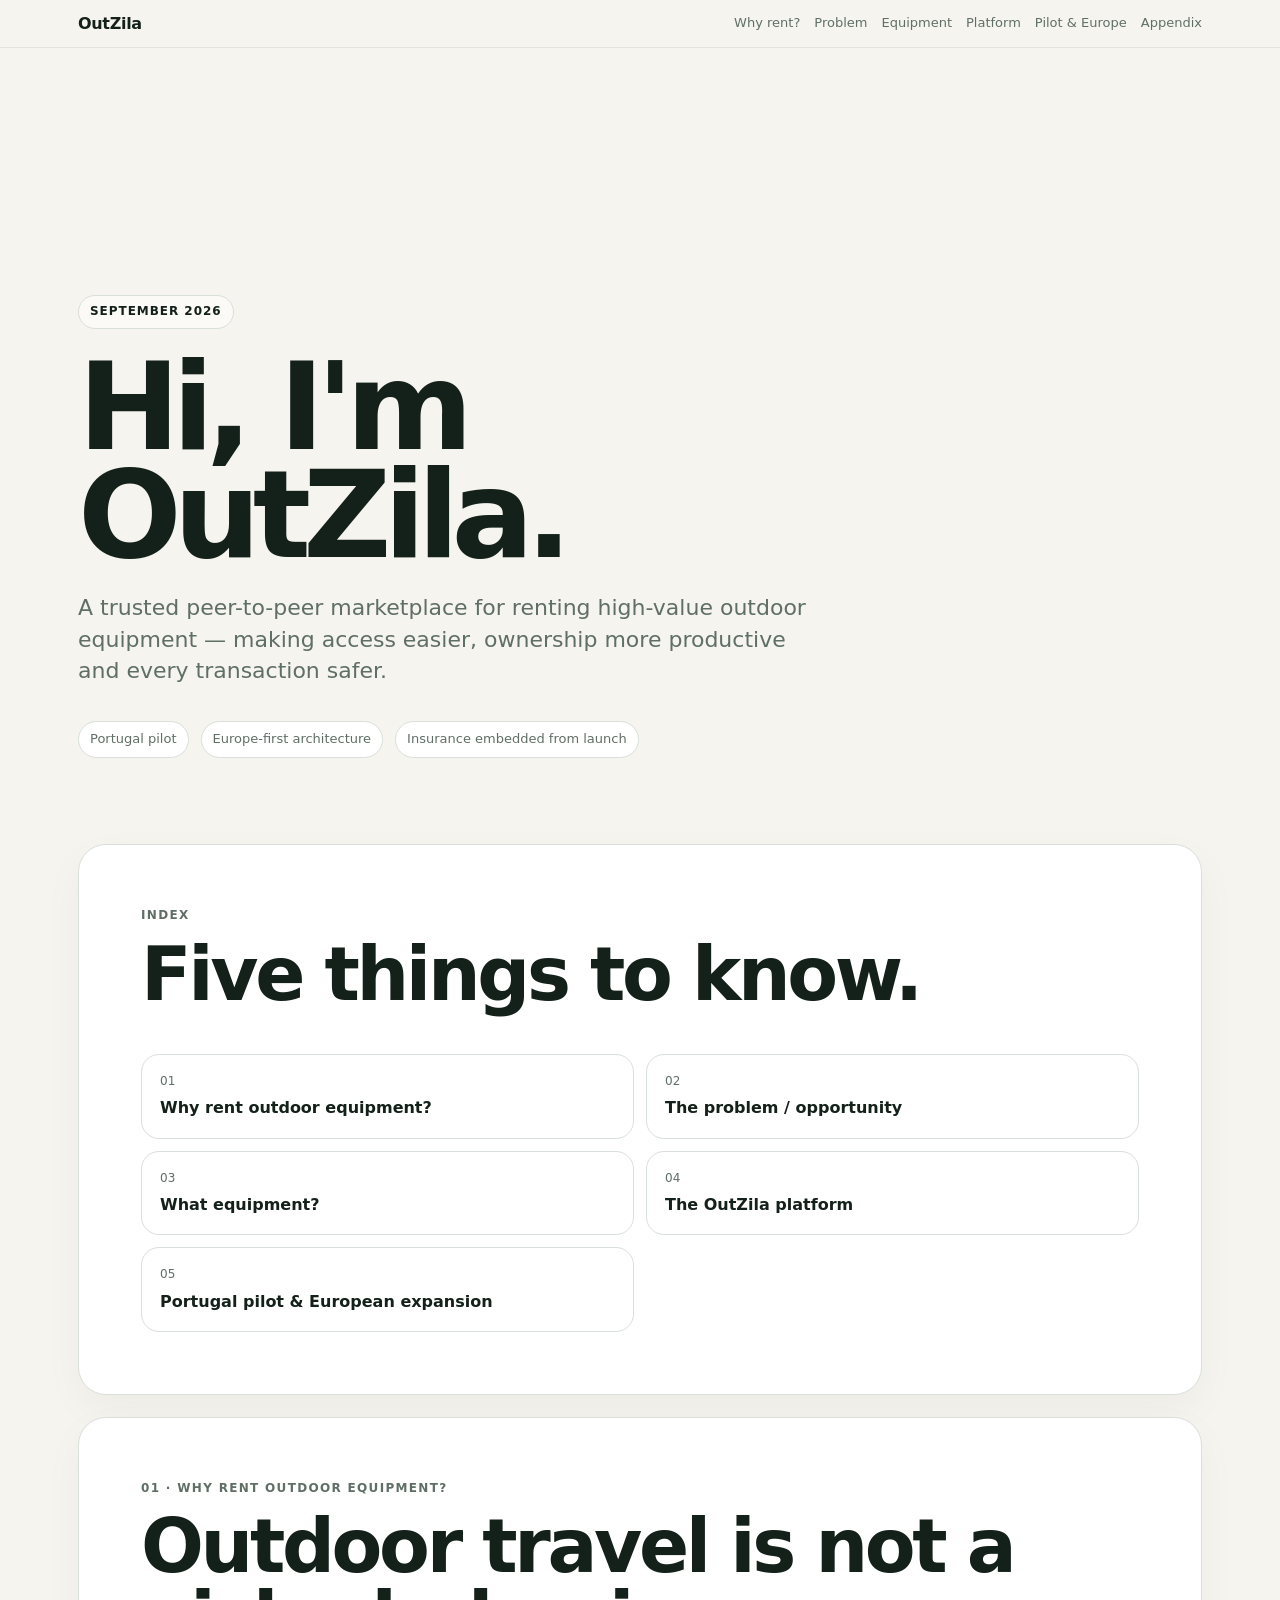
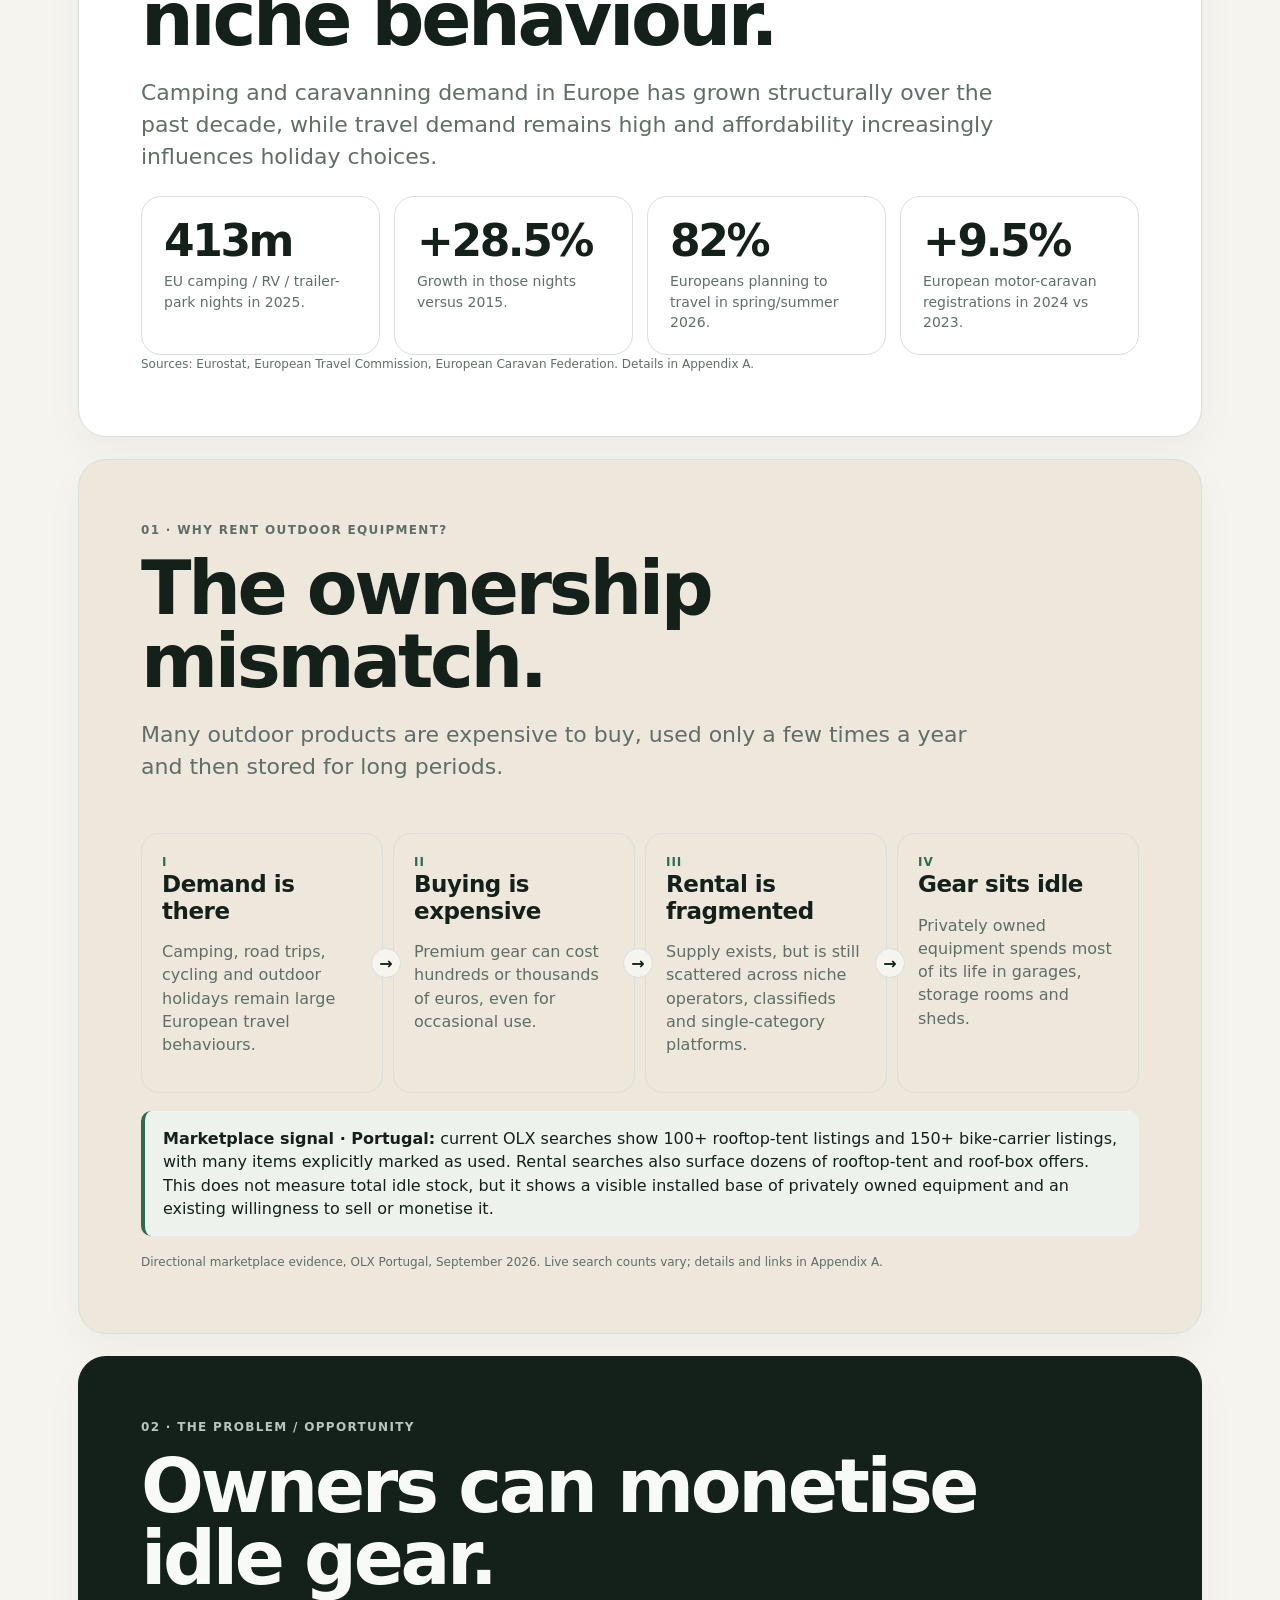
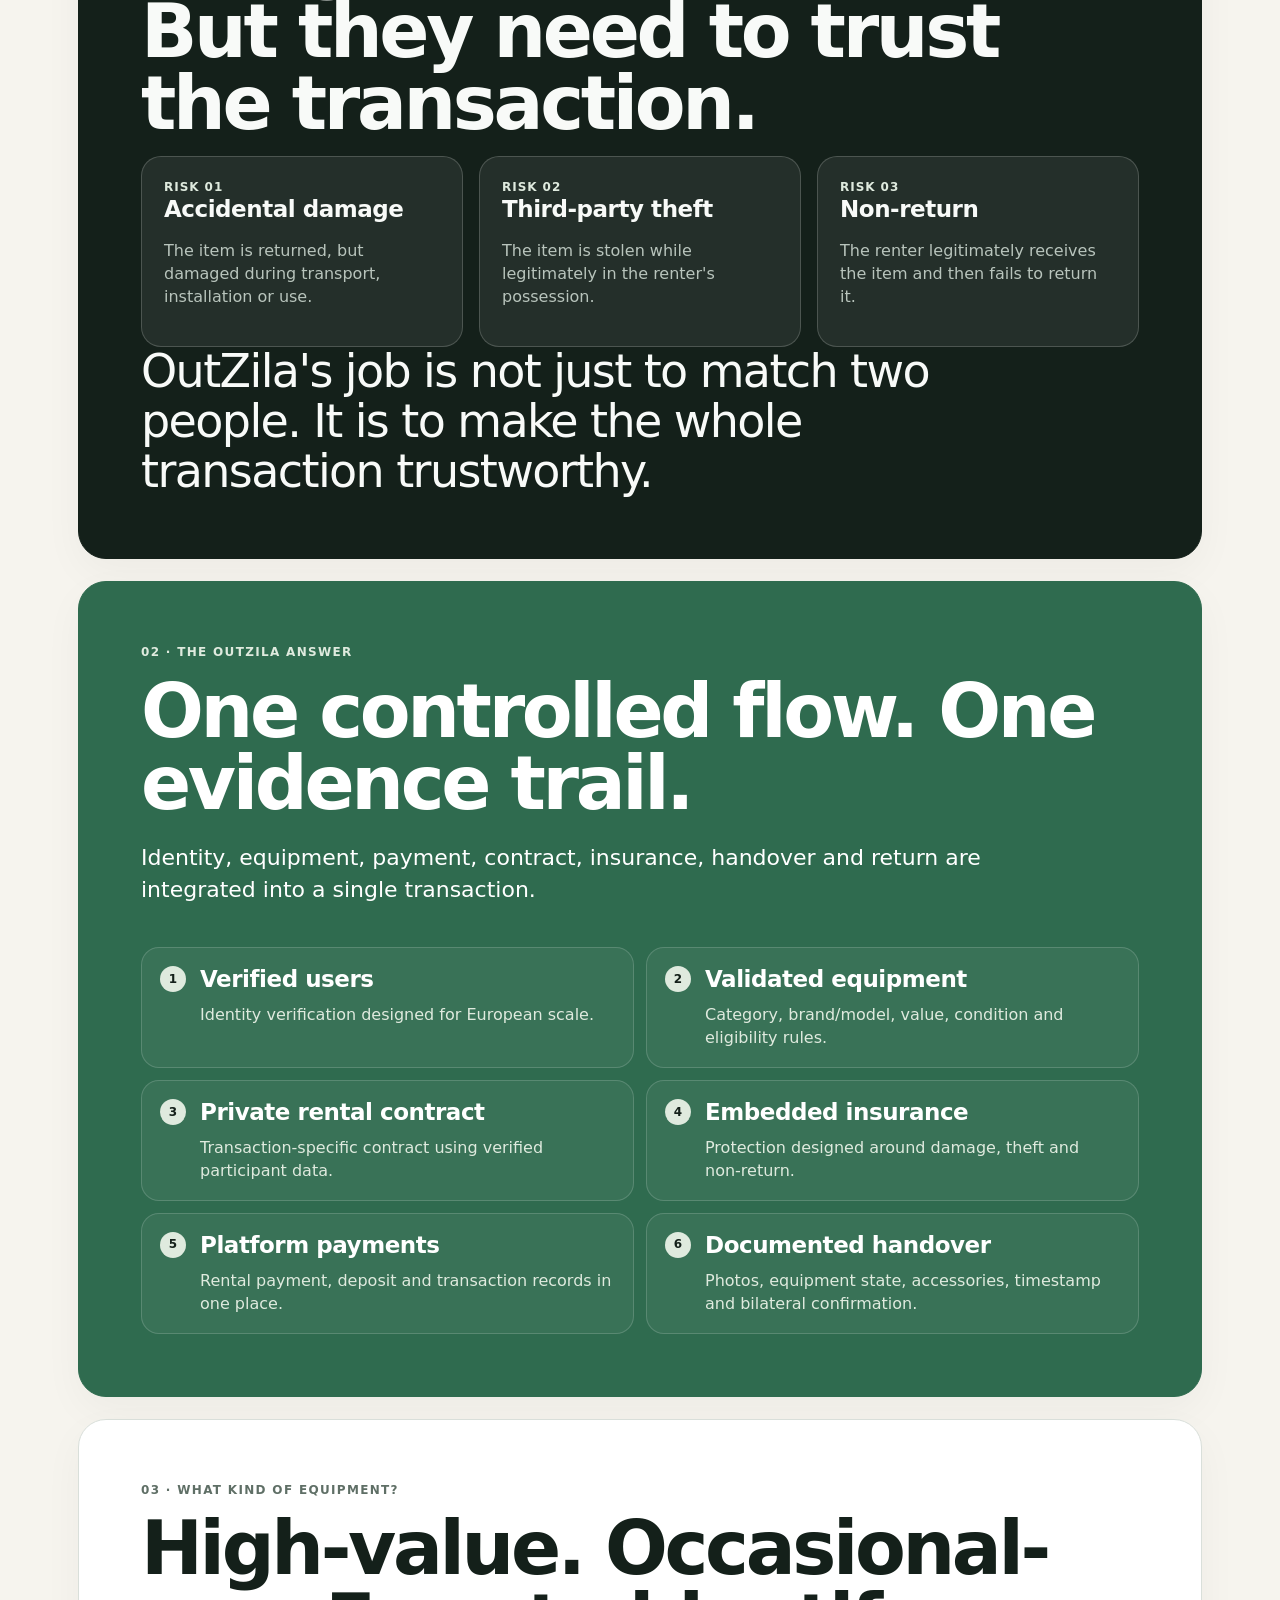
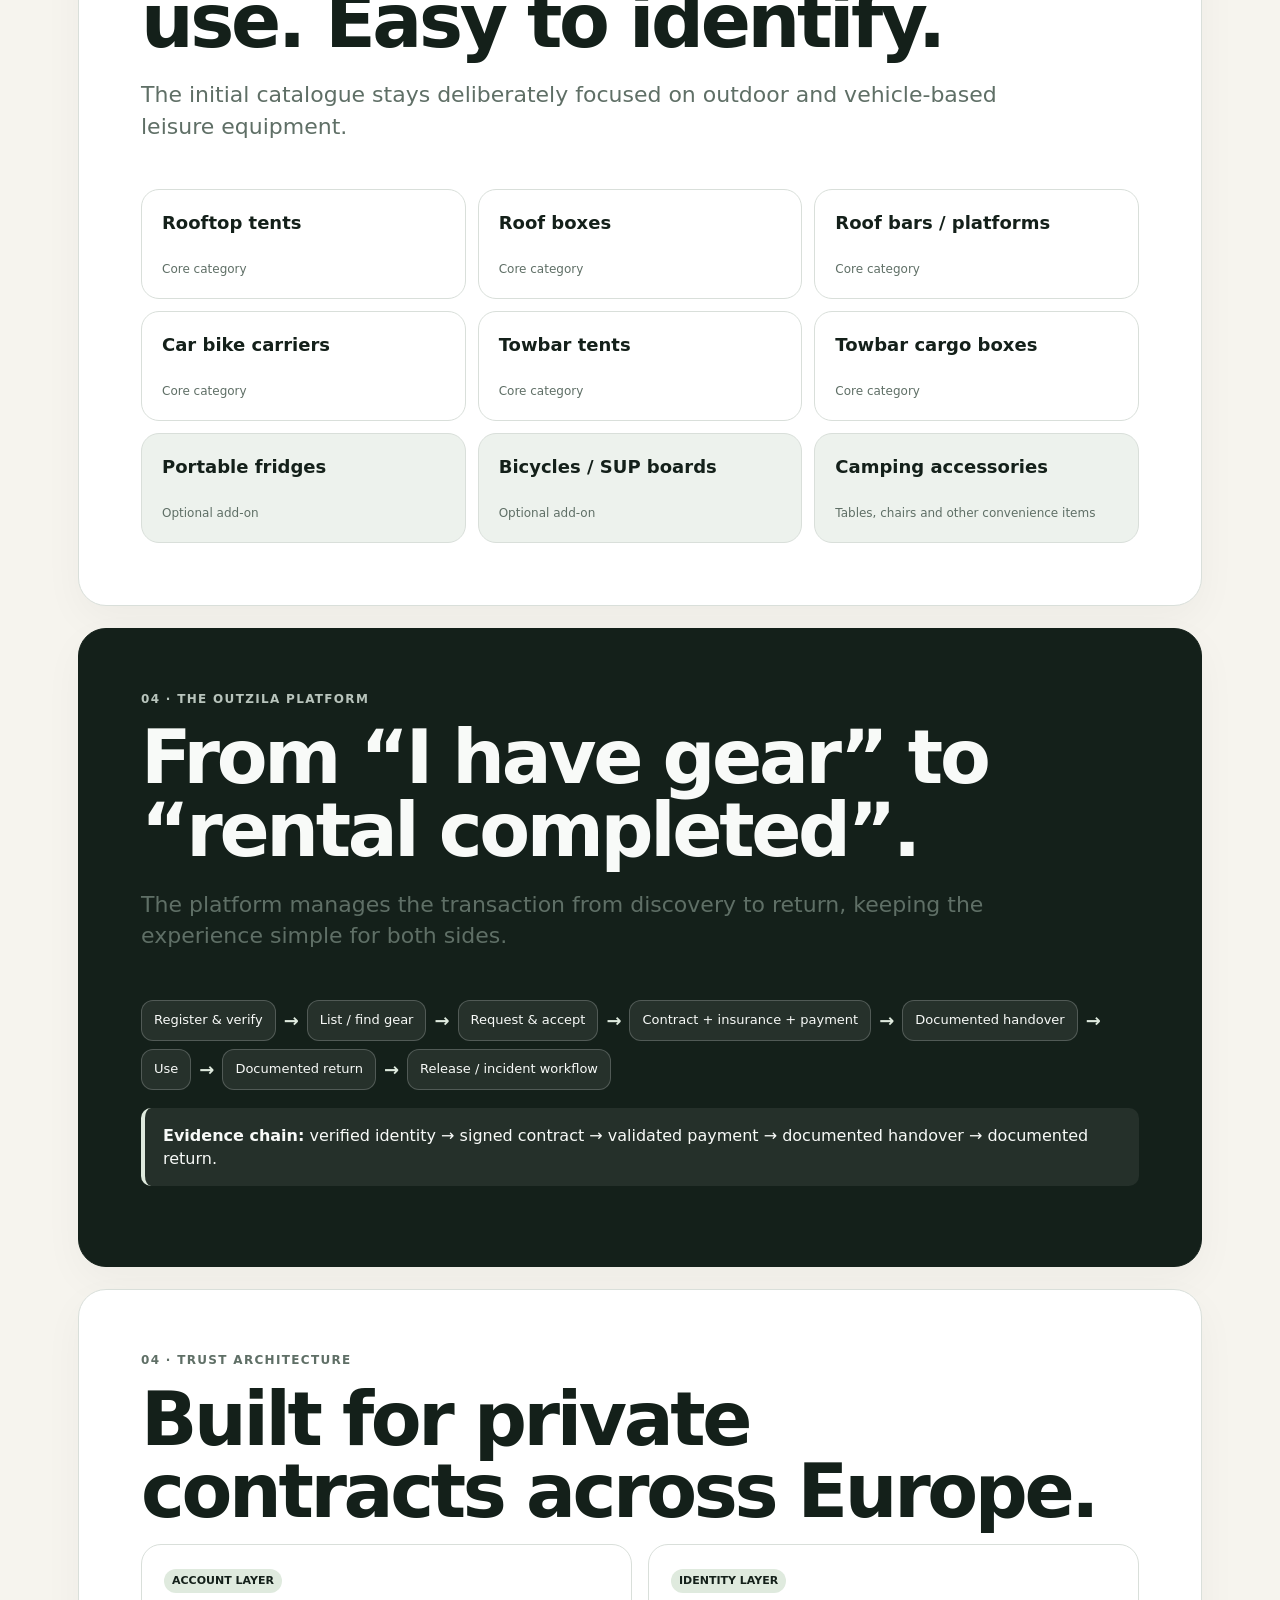
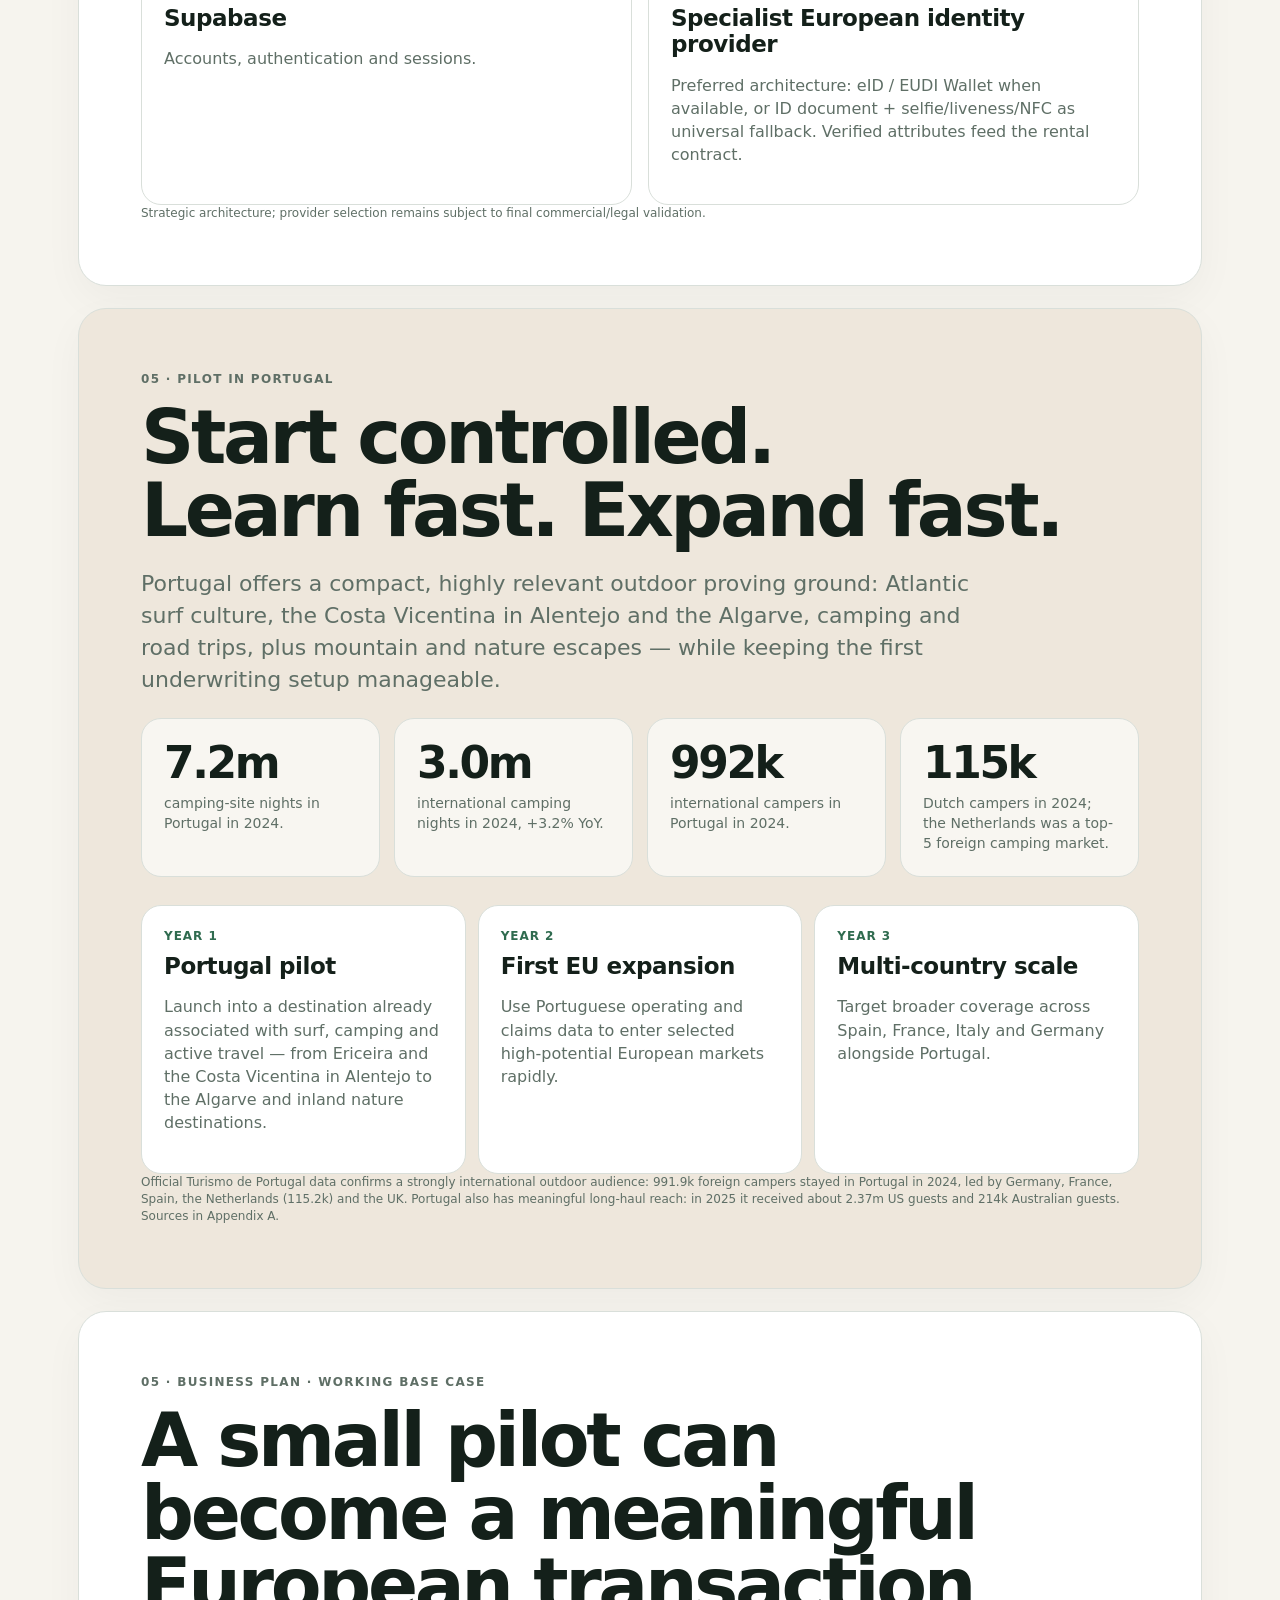
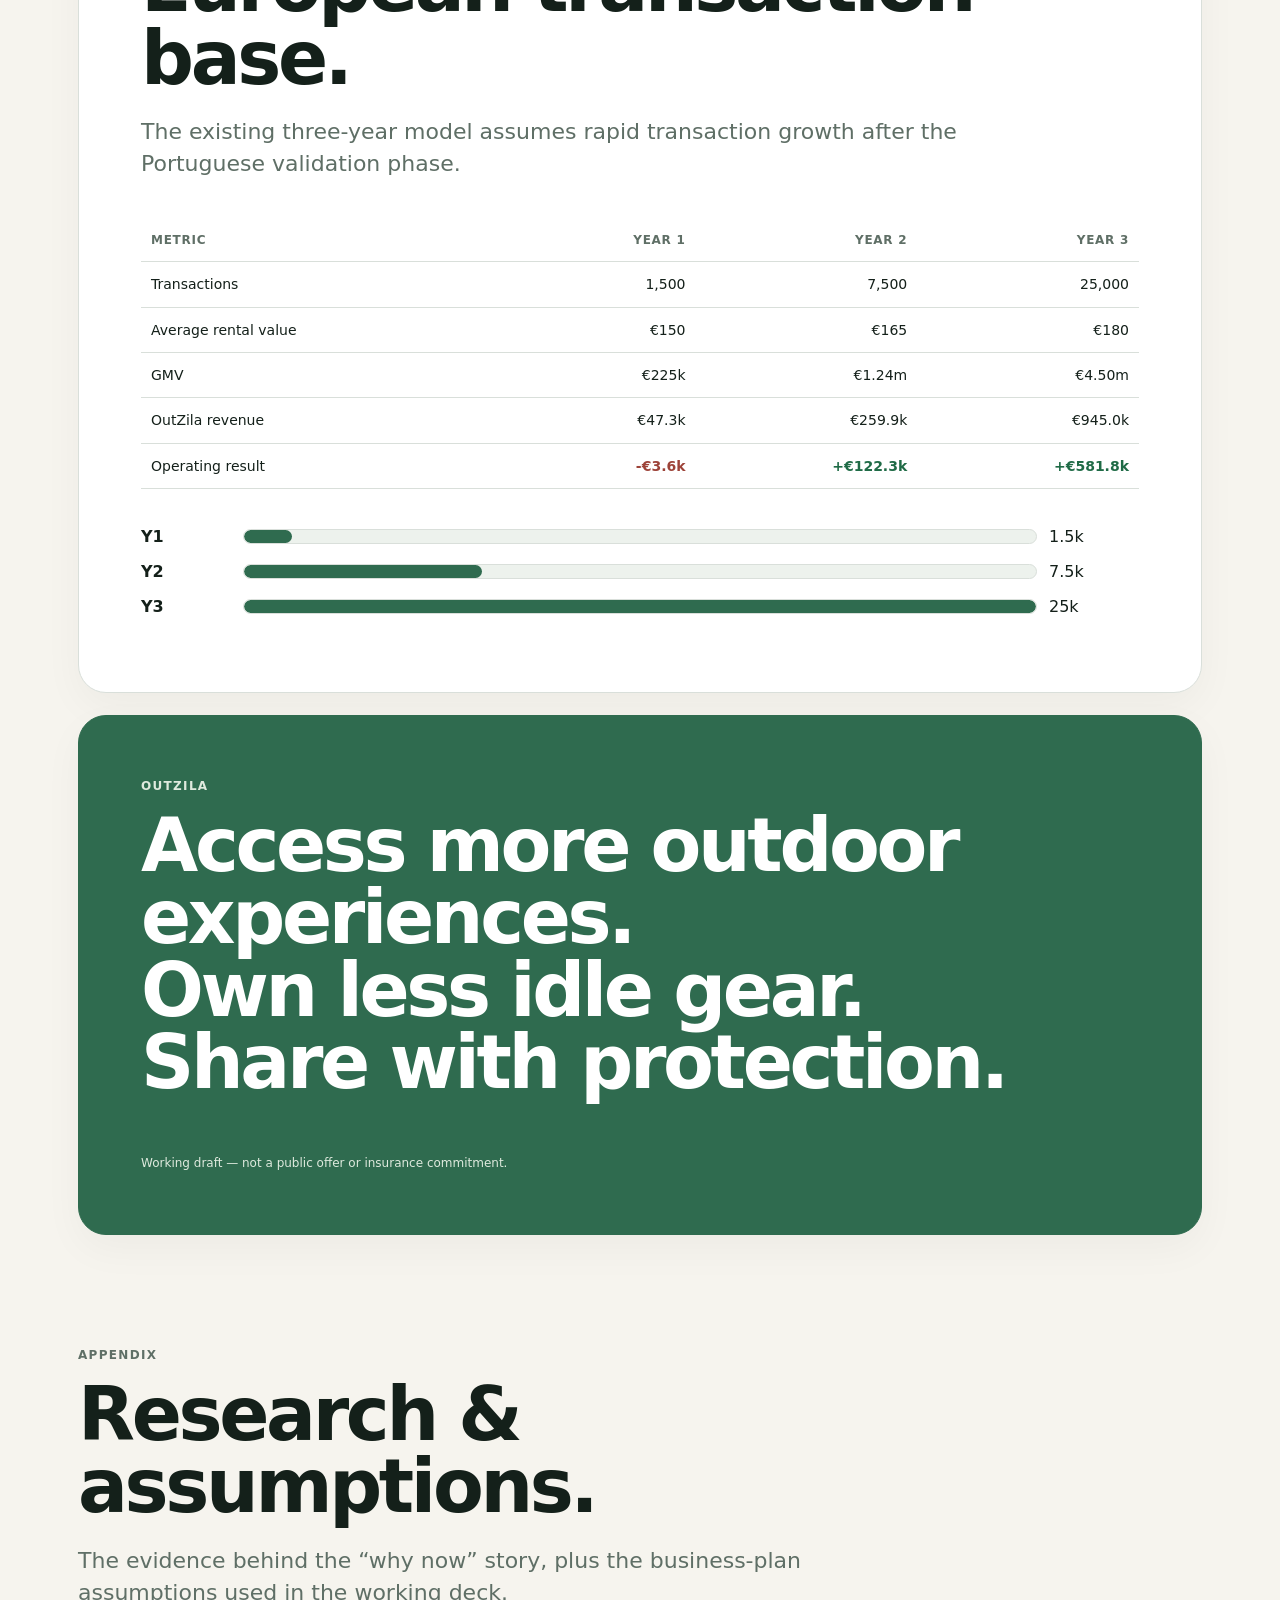
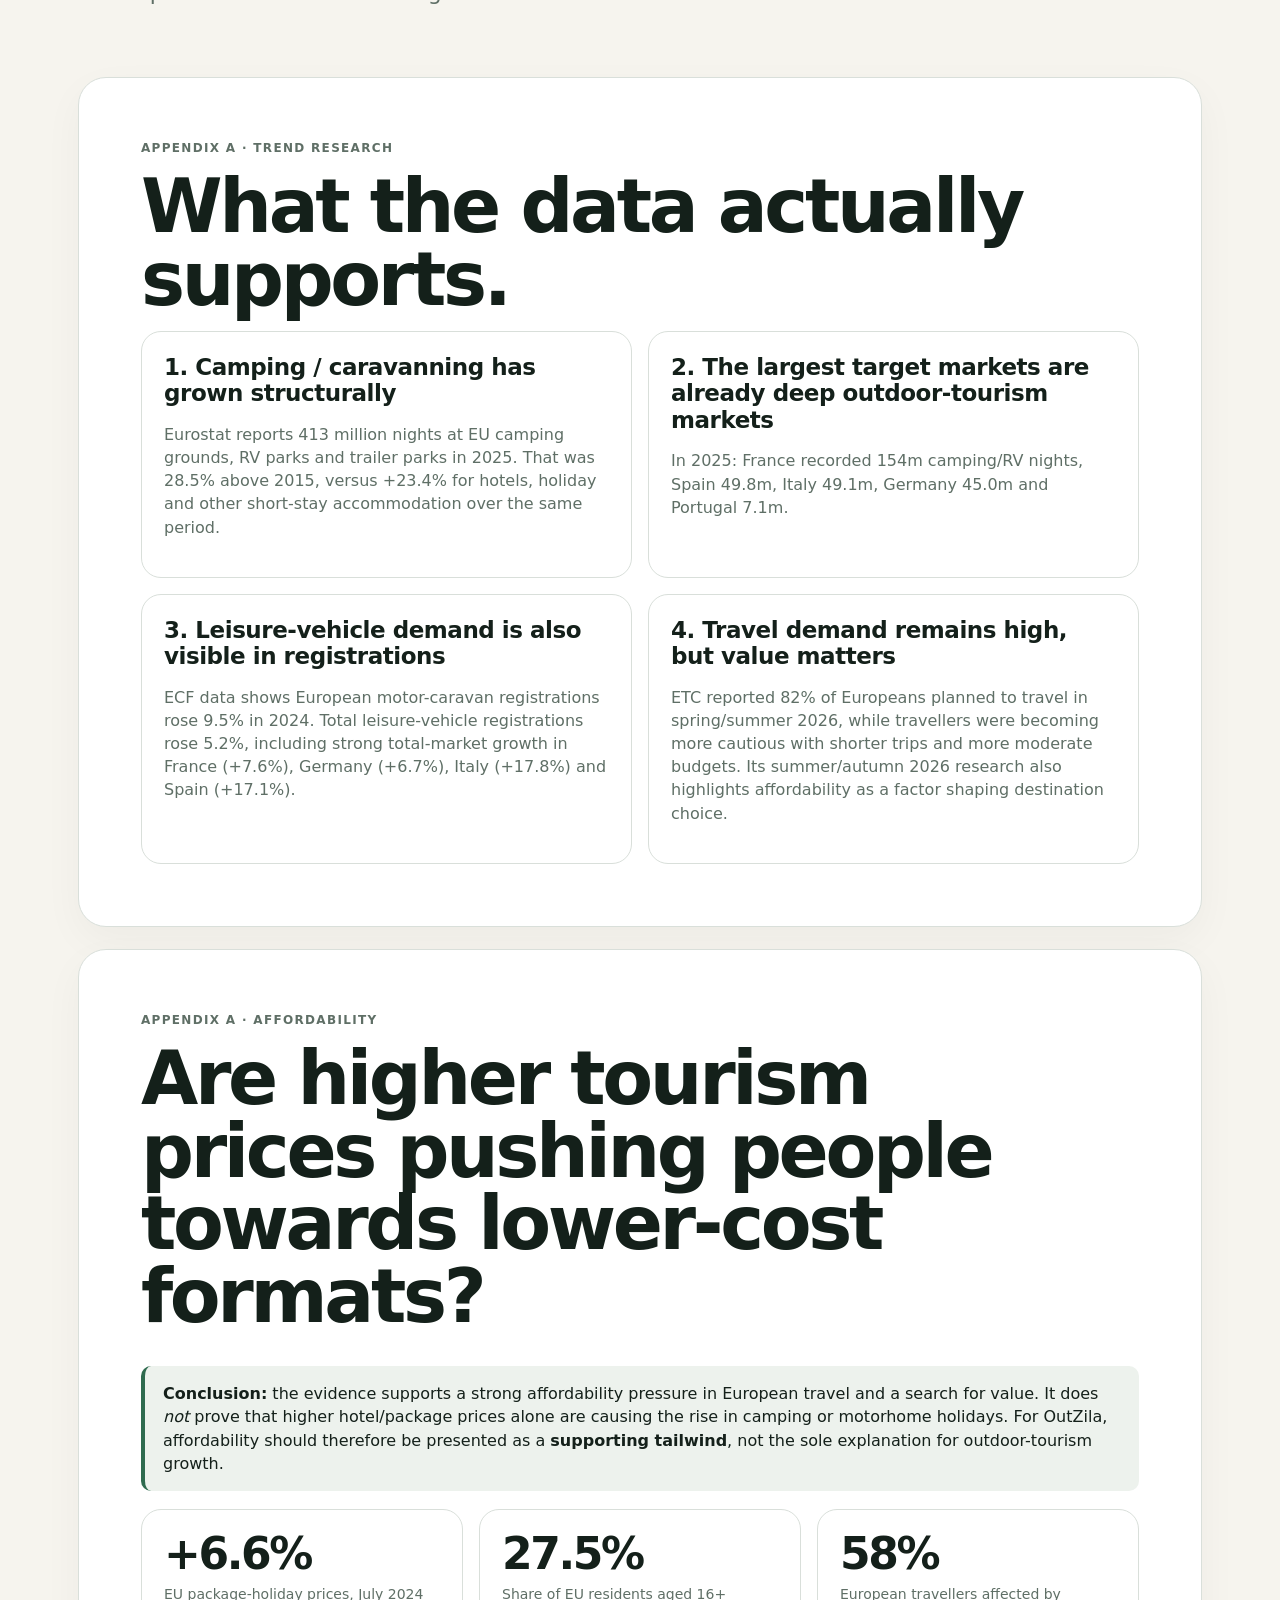
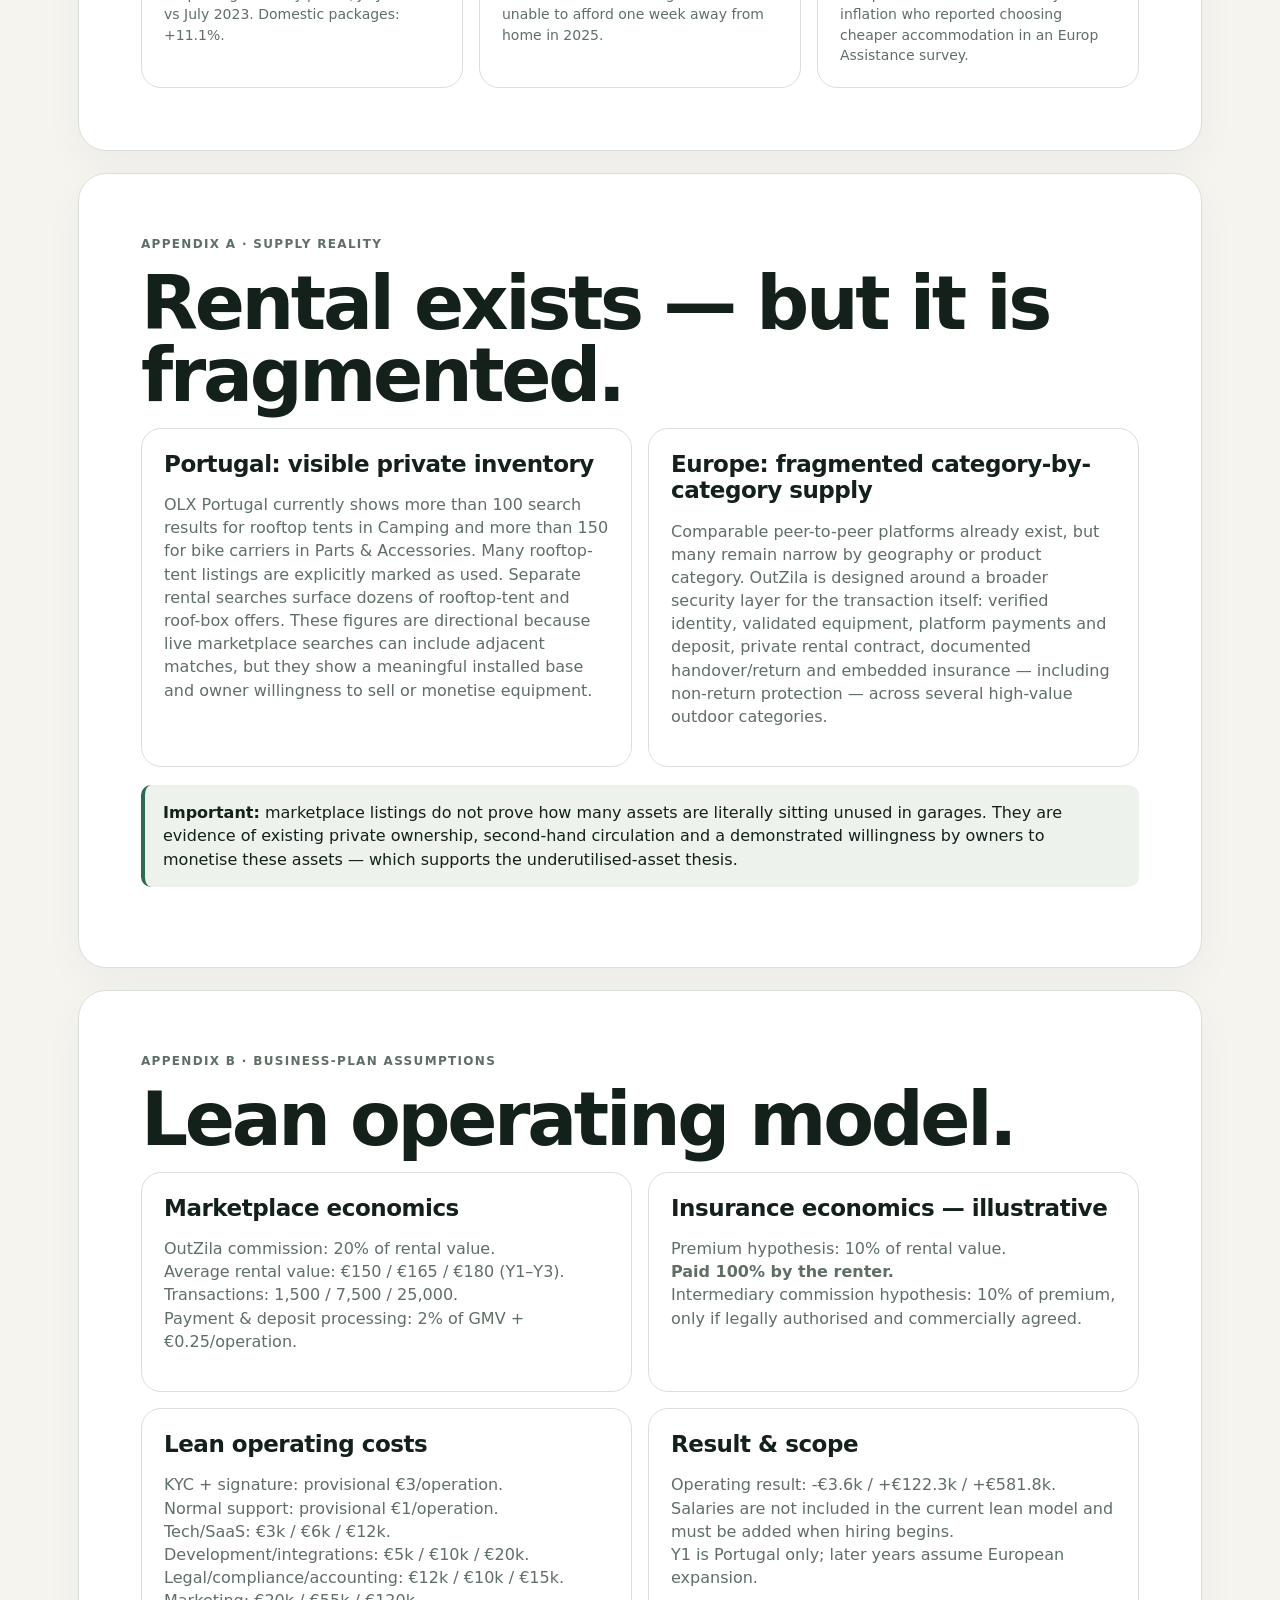
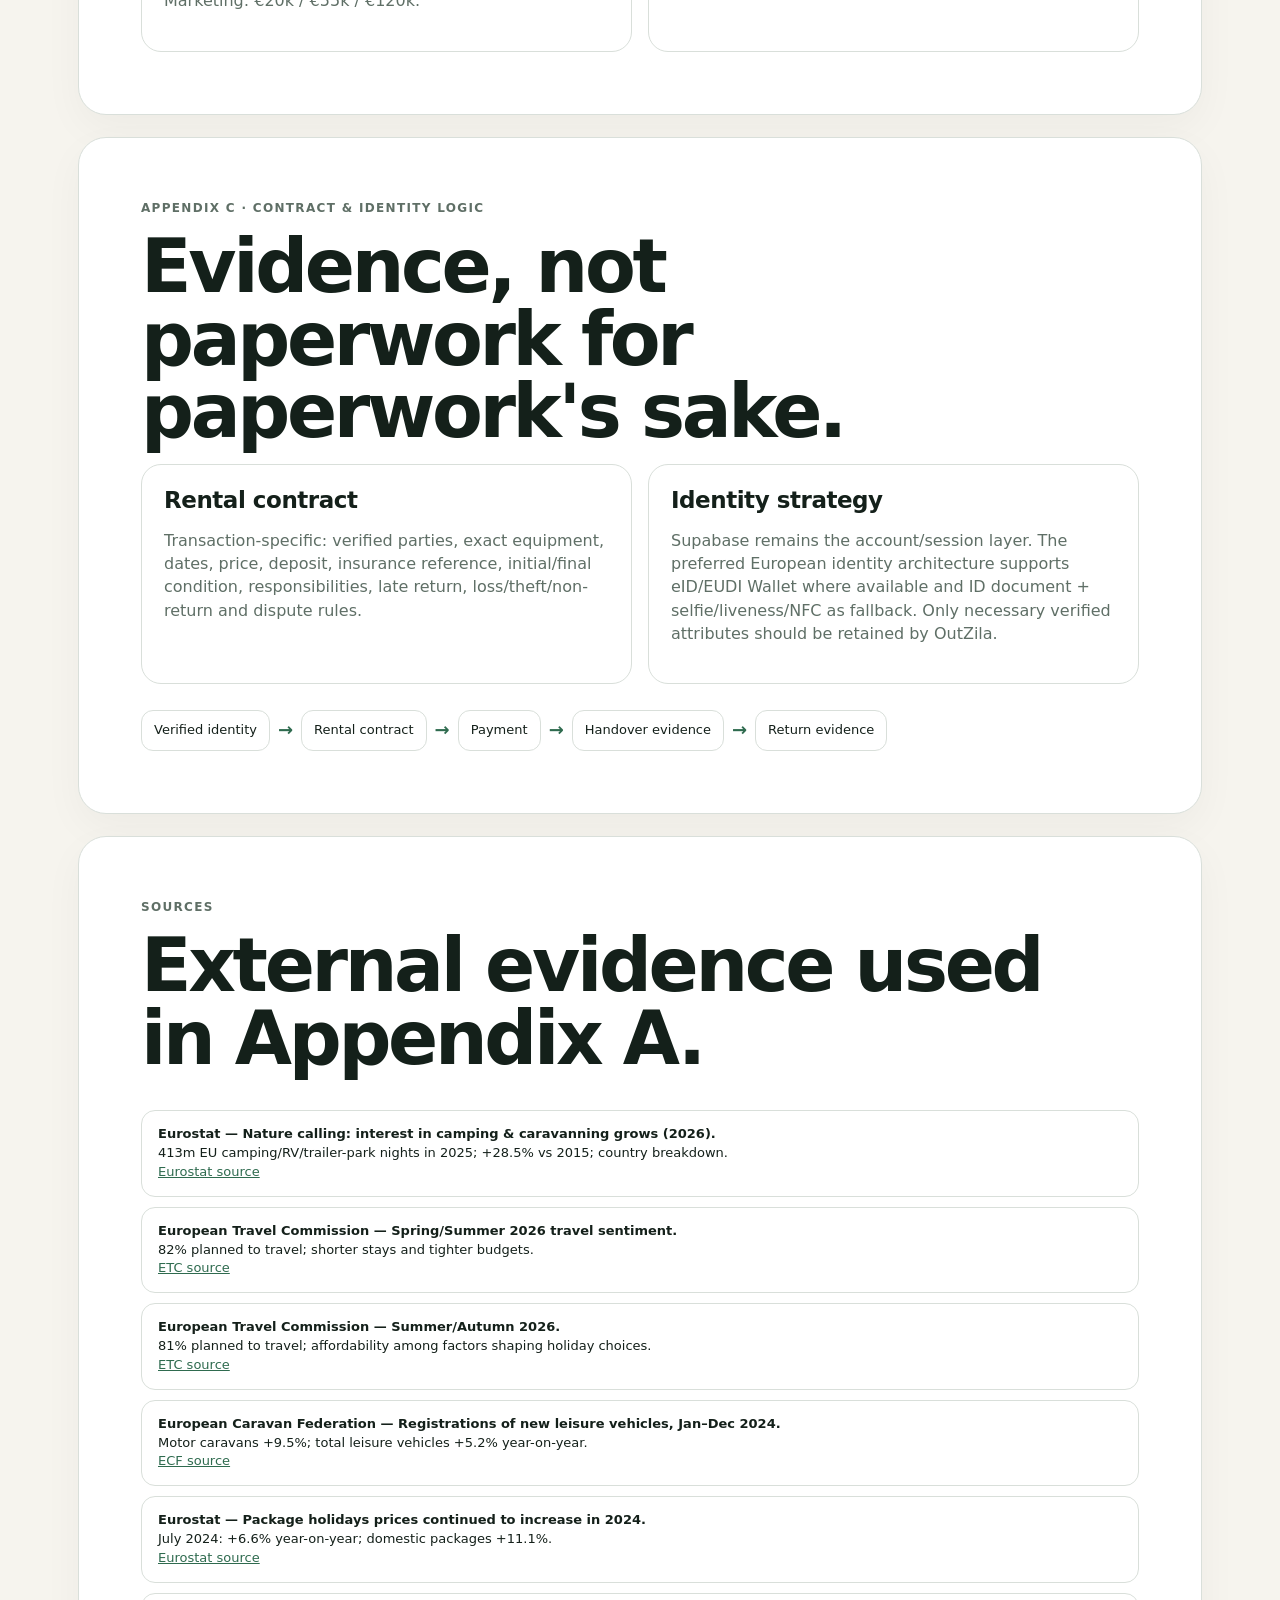
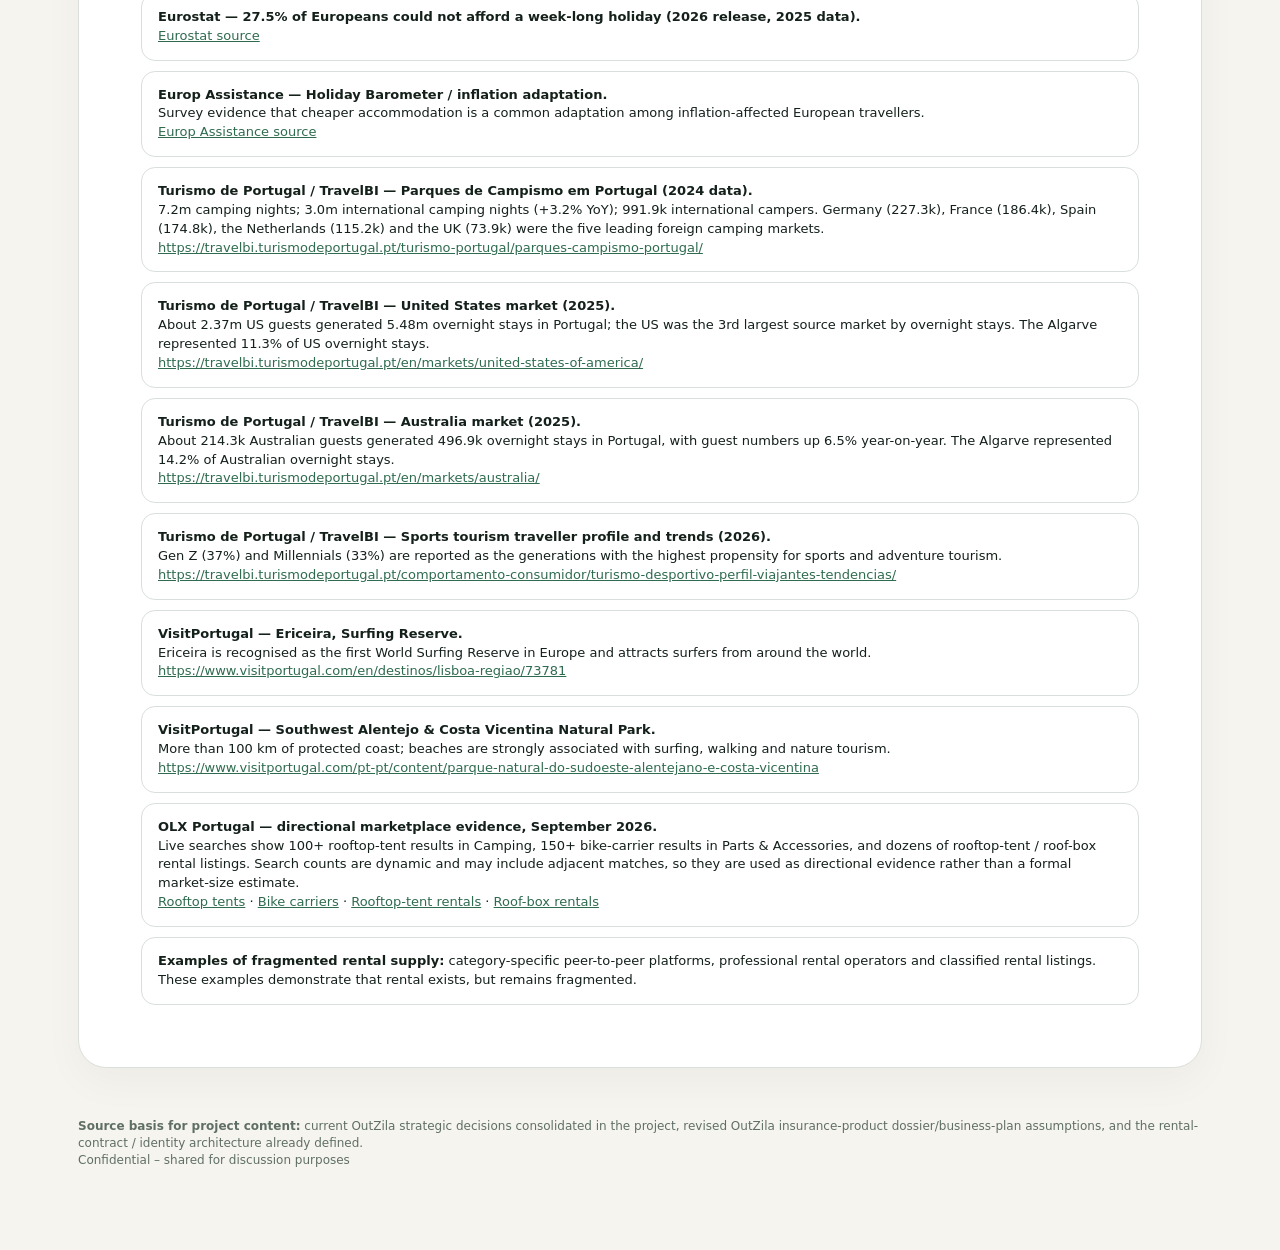
<file: docs/presentations/Hi_Im_OutZila_v0.5.html>
<!DOCTYPE html>
<html lang="en">
<head>
<meta charset="utf-8">
<meta name="viewport" content="width=device-width, initial-scale=1">
<meta name="robots" content="noindex,nofollow">
<title>Hi, I'm OutZila — v0.5</title>
<style>
:root{--ink:#14201a;--muted:#5f6f66;--paper:#f6f4ee;--card:#fff;--accent:#2f6b4f;--accent2:#dfeade;--line:#d9dfda;--soft:#edf2ed;--warm:#eee7dc}
*{box-sizing:border-box}html{scroll-behavior:smooth}body{margin:0;font-family:Inter,ui-sans-serif,system-ui,-apple-system,BlinkMacSystemFont,"Segoe UI",sans-serif;color:var(--ink);background:var(--paper);line-height:1.45}a{color:inherit}.shell{max-width:1180px;margin:0 auto;padding:0 28px 80px}.topbar{position:sticky;top:0;z-index:20;backdrop-filter:blur(12px);background:rgba(246,244,238,.9);border-bottom:1px solid rgba(20,32,26,.08)}.topbar-inner{max-width:1180px;margin:0 auto;padding:12px 28px;display:flex;align-items:center;gap:18px;justify-content:space-between}.brand{font-weight:800;letter-spacing:-.02em}.nav{display:flex;gap:14px;flex-wrap:wrap;font-size:13px;color:var(--muted)}.nav a{text-decoration:none}.nav a:hover{color:var(--ink)}.hero{min-height:86vh;display:flex;align-items:flex-end;padding:72px 0 64px}.kicker{display:inline-flex;align-items:center;gap:8px;padding:7px 11px;border:1px solid var(--line);border-radius:999px;background:rgba(255,255,255,.55);font-size:12px;font-weight:700;letter-spacing:.08em;text-transform:uppercase}h1{font-size:clamp(58px,10vw,122px);line-height:.89;letter-spacing:-.065em;margin:24px 0 22px;max-width:980px}.hero p{font-size:22px;max-width:730px;color:var(--muted);margin:0}.hero-meta{margin-top:34px;display:flex;gap:12px;flex-wrap:wrap;color:var(--muted);font-size:13px}.pill{padding:8px 11px;background:var(--card);border:1px solid var(--line);border-radius:999px}.slide{background:var(--card);border:1px solid var(--line);border-radius:28px;padding:clamp(26px,5vw,62px);margin:22px 0;min-height:620px;display:flex;flex-direction:column;justify-content:space-between;box-shadow:0 14px 40px rgba(20,32,26,.04)}.slide.compact{min-height:520px}.slide.dark{background:var(--ink);color:#f8faf8;border-color:var(--ink)}.slide.dark .muted,.slide.dark .eyebrow,.slide.dark .small{color:#b8c4bc}.slide.green{background:var(--accent);color:#fff;border-color:var(--accent)}.slide.green .muted,.slide.green .eyebrow,.slide.green .small{color:#dfeade}.slide.green .lead{color:#fff}.slide.warm{background:var(--warm)}.eyebrow{text-transform:uppercase;letter-spacing:.11em;font-size:12px;font-weight:800;color:var(--muted)}h2{font-size:clamp(38px,6vw,74px);line-height:.98;letter-spacing:-.045em;margin:13px 0 16px;max-width:960px}h3{font-size:23px;line-height:1.15;letter-spacing:-.02em;margin:0 0 10px}.lead{font-size:22px;max-width:860px;color:var(--muted)}.muted{color:var(--muted)}.small{font-size:12px;color:var(--muted)}.grid-2{display:grid;grid-template-columns:repeat(2,minmax(0,1fr));gap:16px}.grid-3{display:grid;grid-template-columns:repeat(3,minmax(0,1fr));gap:16px}.grid-4{display:grid;grid-template-columns:repeat(4,minmax(0,1fr));gap:14px}.card{border:1px solid var(--line);border-radius:20px;padding:22px;background:rgba(255,255,255,.62)}.dark .card,.green .card{border-color:rgba(255,255,255,.18);background:rgba(255,255,255,.07)}.metric{font-size:44px;font-weight:850;letter-spacing:-.055em;line-height:1;margin-bottom:8px}.metric-label{font-size:14px;color:var(--muted)}.dark .metric-label,.green .metric-label{color:#d0d9d3}.chain{display:grid;grid-template-columns:repeat(4,minmax(0,1fr));gap:10px;margin-top:28px}.chain .step{position:relative;border:1px solid var(--line);border-radius:18px;padding:20px;min-height:150px}.chain .step:not(:last-child):after{content:"→";position:absolute;right:-19px;top:50%;transform:translateY(-50%);width:28px;height:28px;border-radius:50%;display:grid;place-items:center;background:var(--paper);border:1px solid var(--line);font-weight:800;z-index:2}.num{font-size:12px;font-weight:800;color:var(--accent);letter-spacing:.08em}.dark .num,.green .num{color:#dfeade}.flow{display:flex;gap:8px;flex-wrap:wrap;margin-top:26px;align-items:center}.flow span{padding:10px 12px;border-radius:12px;border:1px solid var(--line);font-size:13px;background:#fff}.flow b{color:var(--accent);font-size:18px}.dark .flow span,.green .flow span{background:rgba(255,255,255,.08);border-color:rgba(255,255,255,.2)}.dark .flow b,.green .flow b{color:#dfeade}.catalog{display:grid;grid-template-columns:repeat(3,minmax(0,1fr));gap:12px;margin-top:24px}.catalog .item{border:1px solid var(--line);border-radius:18px;padding:20px;min-height:110px;display:flex;flex-direction:column;justify-content:space-between}.catalog .item strong{font-size:18px}.catalog .item.secondary{background:var(--soft)}.quote{font-size:clamp(27px,4vw,46px);line-height:1.08;letter-spacing:-.035em;max-width:900px}.trust-stack{display:grid;grid-template-columns:1fr 1fr;gap:12px;margin-top:20px}.trust-row{display:flex;gap:14px;align-items:flex-start;border:1px solid rgba(255,255,255,.16);border-radius:18px;padding:18px;background:rgba(255,255,255,.05)}.dot{min-width:26px;height:26px;border-radius:50%;background:#dfeade;color:var(--ink);display:grid;place-items:center;font-size:12px;font-weight:900}.timeline{display:grid;grid-template-columns:repeat(3,minmax(0,1fr));gap:12px;margin-top:28px}.phase{padding:22px;border-radius:20px;border:1px solid var(--line);background:#fff}.phase .year{font-size:12px;font-weight:850;letter-spacing:.08em;text-transform:uppercase;color:var(--accent)}.phase h3{margin-top:8px}.bp-table{width:100%;border-collapse:collapse;margin-top:18px;font-size:14px}.bp-table th,.bp-table td{padding:12px 10px;border-bottom:1px solid var(--line);text-align:right}.bp-table th:first-child,.bp-table td:first-child{text-align:left}.bp-table th{font-size:12px;text-transform:uppercase;letter-spacing:.06em;color:var(--muted)}.positive{font-weight:800;color:#1f6b46}.negative{font-weight:800;color:#9d4339}.barwrap{margin-top:24px}.barrow{display:grid;grid-template-columns:90px 1fr 90px;gap:12px;align-items:center;margin:12px 0}.bar{height:15px;border-radius:999px;background:var(--soft);overflow:hidden;border:1px solid var(--line)}.bar>i{display:block;height:100%;background:var(--accent);border-radius:999px}.index-grid{display:grid;grid-template-columns:1fr 1fr;gap:12px;margin-top:28px}.index-item{border:1px solid var(--line);border-radius:18px;padding:18px;text-decoration:none;background:#fff}.index-item span{display:block;font-size:12px;color:var(--muted);margin-bottom:6px}.appendix-title{padding:90px 0 24px}.appendix-title h2{margin-bottom:6px}.note{padding:16px 18px;border-left:4px solid var(--accent);background:var(--soft);border-radius:10px;margin:18px 0}.sources{font-size:13px;display:grid;gap:10px;margin-top:20px}.source{padding:14px 16px;border:1px solid var(--line);border-radius:14px;background:#fff}.source a{word-break:break-all;color:var(--accent)}.footer{padding:28px 0 0;color:var(--muted);font-size:12px}.badge{display:inline-block;background:var(--accent2);padding:4px 8px;border-radius:999px;font-size:11px;font-weight:800}@media(max-width:800px){.grid-2,.grid-3,.grid-4,.chain,.catalog,.trust-stack,.timeline,.index-grid{grid-template-columns:1fr}.chain .step:not(:last-child):after{content:"↓";right:50%;top:auto;bottom:-20px;transform:translateX(50%)}.slide{min-height:auto}.nav{display:none}.bp-table{font-size:12px}}@media print{.topbar{display:none}body{background:white}.shell{max-width:none;padding:0}.hero,.slide,.appendix-title{break-after:page;page-break-after:always}.slide{border:none;box-shadow:none;border-radius:0;margin:0;min-height:94vh}.hero{padding:50px}.appendix-title{padding:50px}a{text-decoration:none}}
</style>
</head>
<body>
<div class="topbar"><div class="topbar-inner"><div class="brand">OutZila</div><div class="nav"><a href="#why">Why rent?</a><a href="#problem">Problem</a><a href="#gear">Equipment</a><a href="#platform">Platform</a><a href="#pilot">Pilot & Europe</a><a href="#appendix">Appendix</a></div></div></div>
<main class="shell">
<section class="hero" id="top"><div><div class="kicker">September 2026</div><h1>Hi, I'm<br>OutZila.</h1><p>A trusted peer-to-peer marketplace for renting high-value outdoor equipment — making access easier, ownership more productive and every transaction safer.</p><div class="hero-meta"><span class="pill">Portugal pilot</span><span class="pill">Europe-first architecture</span><span class="pill">Insurance embedded from launch</span></div></div></section>
<section class="slide compact"><div><div class="eyebrow">Index</div><h2>Five things to know.</h2></div><div class="index-grid"><a class="index-item" href="#why"><span>01</span><strong>Why rent outdoor equipment?</strong></a><a class="index-item" href="#problem"><span>02</span><strong>The problem / opportunity</strong></a><a class="index-item" href="#gear"><span>03</span><strong>What equipment?</strong></a><a class="index-item" href="#platform"><span>04</span><strong>The OutZila platform</strong></a><a class="index-item" href="#pilot"><span>05</span><strong>Portugal pilot & European expansion</strong></a></div></section>
<section class="slide" id="why"><div><div class="eyebrow">01 · Why rent outdoor equipment?</div><h2>Outdoor travel is not a niche behaviour.</h2><p class="lead">Camping and caravanning demand in Europe has grown structurally over the past decade, while travel demand remains high and affordability increasingly influences holiday choices.</p></div><div class="grid-4"><div class="card"><div class="metric">413m</div><div class="metric-label">EU camping / RV / trailer-park nights in 2025.</div></div><div class="card"><div class="metric">+28.5%</div><div class="metric-label">Growth in those nights versus 2015.</div></div><div class="card"><div class="metric">82%</div><div class="metric-label">Europeans planning to travel in spring/summer 2026.</div></div><div class="card"><div class="metric">+9.5%</div><div class="metric-label">European motor-caravan registrations in 2024 vs 2023.</div></div></div><div class="small">Sources: Eurostat, European Travel Commission, European Caravan Federation. Details in Appendix A.</div></section>
<section class="slide warm"><div><div class="eyebrow">01 · Why rent outdoor equipment?</div><h2>The ownership mismatch.</h2><p class="lead">Many outdoor products are expensive to buy, used only a few times a year and then stored for long periods.</p></div><div><div class="chain"><div class="step"><div class="num">I</div><h3>Demand is there</h3><p class="muted">Camping, road trips, cycling and outdoor holidays remain large European travel behaviours.</p></div><div class="step"><div class="num">II</div><h3>Buying is expensive</h3><p class="muted">Premium gear can cost hundreds or thousands of euros, even for occasional use.</p></div><div class="step"><div class="num">III</div><h3>Rental is fragmented</h3><p class="muted">Supply exists, but is still scattered across niche operators, classifieds and single-category platforms.</p></div><div class="step"><div class="num">IV</div><h3>Gear sits idle</h3><p class="muted">Privately owned equipment spends most of its life in garages, storage rooms and sheds.</p></div></div><div class="note"><strong>Marketplace signal · Portugal:</strong> current OLX searches show 100+ rooftop-tent listings and 150+ bike-carrier listings, with many items explicitly marked as used. Rental searches also surface dozens of rooftop-tent and roof-box offers. This does not measure total idle stock, but it shows a visible installed base of privately owned equipment and an existing willingness to sell or monetise it.</div><div class="small">Directional marketplace evidence, OLX Portugal, September 2026. Live search counts vary; details and links in Appendix A.</div></div></section>
<section class="slide dark" id="problem"><div><div class="eyebrow">02 · The problem / opportunity</div><h2>Owners can monetise idle gear.<br>But they need to trust the transaction.</h2></div><div class="grid-3"><div class="card"><div class="num">RISK 01</div><h3>Accidental damage</h3><p class="muted">The item is returned, but damaged during transport, installation or use.</p></div><div class="card"><div class="num">RISK 02</div><h3>Third-party theft</h3><p class="muted">The item is stolen while legitimately in the renter's possession.</p></div><div class="card"><div class="num">RISK 03</div><h3>Non-return</h3><p class="muted">The renter legitimately receives the item and then fails to return it.</p></div></div><div class="quote">OutZila's job is not just to match two people. It is to make the whole transaction trustworthy.</div></section>
<section class="slide green"><div><div class="eyebrow">02 · The OutZila answer</div><h2>One controlled flow. One evidence trail.</h2><p class="lead">Identity, equipment, payment, contract, insurance, handover and return are integrated into a single transaction.</p></div><div class="trust-stack"><div class="trust-row"><div class="dot">1</div><div><h3>Verified users</h3><div class="muted">Identity verification designed for European scale.</div></div></div><div class="trust-row"><div class="dot">2</div><div><h3>Validated equipment</h3><div class="muted">Category, brand/model, value, condition and eligibility rules.</div></div></div><div class="trust-row"><div class="dot">3</div><div><h3>Private rental contract</h3><div class="muted">Transaction-specific contract using verified participant data.</div></div></div><div class="trust-row"><div class="dot">4</div><div><h3>Embedded insurance</h3><div class="muted">Protection designed around damage, theft and non-return.</div></div></div><div class="trust-row"><div class="dot">5</div><div><h3>Platform payments</h3><div class="muted">Rental payment, deposit and transaction records in one place.</div></div></div><div class="trust-row"><div class="dot">6</div><div><h3>Documented handover</h3><div class="muted">Photos, equipment state, accessories, timestamp and bilateral confirmation.</div></div></div></div></section>
<section class="slide" id="gear"><div><div class="eyebrow">03 · What kind of equipment?</div><h2>High-value. Occasional-use. Easy to identify.</h2><p class="lead">The initial catalogue stays deliberately focused on outdoor and vehicle-based leisure equipment.</p></div><div class="catalog"><div class="item"><strong>Rooftop tents</strong><span class="small">Core category</span></div><div class="item"><strong>Roof boxes</strong><span class="small">Core category</span></div><div class="item"><strong>Roof bars / platforms</strong><span class="small">Core category</span></div><div class="item"><strong>Car bike carriers</strong><span class="small">Core category</span></div><div class="item"><strong>Towbar tents</strong><span class="small">Core category</span></div><div class="item"><strong>Towbar cargo boxes</strong><span class="small">Core category</span></div><div class="item secondary"><strong>Portable fridges</strong><span class="small">Optional add-on</span></div><div class="item secondary"><strong>Bicycles / SUP boards</strong><span class="small">Optional add-on</span></div><div class="item secondary"><strong>Camping accessories</strong><span class="small">Tables, chairs and other convenience items</span></div></div></section>
<section class="slide dark" id="platform"><div><div class="eyebrow">04 · The OutZila platform</div><h2>From “I have gear” to “rental completed”.</h2><p class="lead">The platform manages the transaction from discovery to return, keeping the experience simple for both sides.</p></div><div class="flow"><span>Register & verify</span><b>→</b><span>List / find gear</span><b>→</b><span>Request & accept</span><b>→</b><span>Contract + insurance + payment</span><b>→</b><span>Documented handover</span><b>→</b><span>Use</span><b>→</b><span>Documented return</span><b>→</b><span>Release / incident workflow</span></div><div class="note" style="background:rgba(255,255,255,.07);border-left-color:#dfeade"><strong>Evidence chain:</strong> verified identity → signed contract → validated payment → documented handover → documented return.</div></section>
<section class="slide compact"><div><div class="eyebrow">04 · Trust architecture</div><h2>Built for private contracts across Europe.</h2></div><div class="grid-2"><div class="card"><span class="badge">ACCOUNT LAYER</span><h3 style="margin-top:12px">Supabase</h3><p class="muted">Accounts, authentication and sessions.</p></div><div class="card"><span class="badge">IDENTITY LAYER</span><h3 style="margin-top:12px">Specialist European identity provider</h3><p class="muted">Preferred architecture: eID / EUDI Wallet when available, or ID document + selfie/liveness/NFC as universal fallback. Verified attributes feed the rental contract.</p></div></div><div class="small">Strategic architecture; provider selection remains subject to final commercial/legal validation.</div></section>
<section class="slide warm" id="pilot"><div><div class="eyebrow">05 · Pilot in Portugal</div><h2>Start controlled.<br>Learn fast. Expand fast.</h2><p class="lead">Portugal offers a compact, highly relevant outdoor proving ground: Atlantic surf culture, the Costa Vicentina in Alentejo and the Algarve, camping and road trips, plus mountain and nature escapes — while keeping the first underwriting setup manageable.</p></div><div><div class="grid-4"><div class="card"><div class="metric">7.2m</div><div class="metric-label">camping-site nights in Portugal in 2024.</div></div><div class="card"><div class="metric">3.0m</div><div class="metric-label">international camping nights in 2024, +3.2% YoY.</div></div><div class="card"><div class="metric">992k</div><div class="metric-label">international campers in Portugal in 2024.</div></div><div class="card"><div class="metric">115k</div><div class="metric-label">Dutch campers in 2024; the Netherlands was a top-5 foreign camping market.</div></div></div><div class="timeline"><div class="phase"><div class="year">Year 1</div><h3>Portugal pilot</h3><p class="muted">Launch into a destination already associated with surf, camping and active travel — from Ericeira and the Costa Vicentina in Alentejo to the Algarve and inland nature destinations.</p></div><div class="phase"><div class="year">Year 2</div><h3>First EU expansion</h3><p class="muted">Use Portuguese operating and claims data to enter selected high-potential European markets rapidly.</p></div><div class="phase"><div class="year">Year 3</div><h3>Multi-country scale</h3><p class="muted">Target broader coverage across Spain, France, Italy and Germany alongside Portugal.</p></div></div><div class="small">Official Turismo de Portugal data confirms a strongly international outdoor audience: 991.9k foreign campers stayed in Portugal in 2024, led by Germany, France, Spain, the Netherlands (115.2k) and the UK. Portugal also has meaningful long-haul reach: in 2025 it received about 2.37m US guests and 214k Australian guests. Sources in Appendix A.</div></div></section>
<section class="slide"><div><div class="eyebrow">05 · Business plan · Working base case</div><h2>A small pilot can become a meaningful European transaction base.</h2><p class="lead">The existing three-year model assumes rapid transaction growth after the Portuguese validation phase.</p></div><table class="bp-table"><thead><tr><th>Metric</th><th>Year 1</th><th>Year 2</th><th>Year 3</th></tr></thead><tbody><tr><td>Transactions</td><td>1,500</td><td>7,500</td><td>25,000</td></tr><tr><td>Average rental value</td><td>€150</td><td>€165</td><td>€180</td></tr><tr><td>GMV</td><td>€225k</td><td>€1.24m</td><td>€4.50m</td></tr><tr><td>OutZila revenue</td><td>€47.3k</td><td>€259.9k</td><td>€945.0k</td></tr><tr><td>Operating result</td><td class="negative">-€3.6k</td><td class="positive">+€122.3k</td><td class="positive">+€581.8k</td></tr></tbody></table><div class="barwrap"><div class="barrow"><strong>Y1</strong><div class="bar"><i style="width:6%"></i></div><span>1.5k</span></div><div class="barrow"><strong>Y2</strong><div class="bar"><i style="width:30%"></i></div><span>7.5k</span></div><div class="barrow"><strong>Y3</strong><div class="bar"><i style="width:100%"></i></div><span>25k</span></div></div></section>
<section class="slide green compact"><div><div class="eyebrow">OutZila</div><h2>Access more outdoor experiences.<br>Own less idle gear.<br>Share with protection.</h2></div><div class="small">Working draft — not a public offer or insurance commitment.</div></section>
<div class="appendix-title" id="appendix"><div class="eyebrow">Appendix</div><h2>Research & assumptions.</h2><p class="lead">The evidence behind the “why now” story, plus the business-plan assumptions used in the working deck.</p></div>
<section class="slide compact"><div><div class="eyebrow">Appendix A · Trend research</div><h2>What the data actually supports.</h2></div><div class="grid-2"><div class="card"><h3>1. Camping / caravanning has grown structurally</h3><p class="muted">Eurostat reports 413 million nights at EU camping grounds, RV parks and trailer parks in 2025. That was 28.5% above 2015, versus +23.4% for hotels, holiday and other short-stay accommodation over the same period.</p></div><div class="card"><h3>2. The largest target markets are already deep outdoor-tourism markets</h3><p class="muted">In 2025: France recorded 154m camping/RV nights, Spain 49.8m, Italy 49.1m, Germany 45.0m and Portugal 7.1m.</p></div><div class="card"><h3>3. Leisure-vehicle demand is also visible in registrations</h3><p class="muted">ECF data shows European motor-caravan registrations rose 9.5% in 2024. Total leisure-vehicle registrations rose 5.2%, including strong total-market growth in France (+7.6%), Germany (+6.7%), Italy (+17.8%) and Spain (+17.1%).</p></div><div class="card"><h3>4. Travel demand remains high, but value matters</h3><p class="muted">ETC reported 82% of Europeans planned to travel in spring/summer 2026, while travellers were becoming more cautious with shorter trips and more moderate budgets. Its summer/autumn 2026 research also highlights affordability as a factor shaping destination choice.</p></div></div></section>
<section class="slide compact"><div><div class="eyebrow">Appendix A · Affordability</div><h2>Are higher tourism prices pushing people towards lower-cost formats?</h2></div><div><div class="note"><strong>Conclusion:</strong> the evidence supports a strong affordability pressure in European travel and a search for value. It does <em>not</em> prove that higher hotel/package prices alone are causing the rise in camping or motorhome holidays. For OutZila, affordability should therefore be presented as a <strong>supporting tailwind</strong>, not the sole explanation for outdoor-tourism growth.</div><div class="grid-3"><div class="card"><div class="metric">+6.6%</div><div class="metric-label">EU package-holiday prices, July 2024 vs July 2023. Domestic packages: +11.1%.</div></div><div class="card"><div class="metric">27.5%</div><div class="metric-label">Share of EU residents aged 16+ unable to afford one week away from home in 2025.</div></div><div class="card"><div class="metric">58%</div><div class="metric-label">European travellers affected by inflation who reported choosing cheaper accommodation in an Europ Assistance survey.</div></div></div></div></section>
<section class="slide compact"><div><div class="eyebrow">Appendix A · Supply reality</div><h2>Rental exists — but it is fragmented.</h2></div><div><div class="grid-2"><div class="card"><h3>Portugal: visible private inventory</h3><p class="muted">OLX Portugal currently shows more than 100 search results for rooftop tents in Camping and more than 150 for bike carriers in Parts & Accessories. Many rooftop-tent listings are explicitly marked as used. Separate rental searches surface dozens of rooftop-tent and roof-box offers. These figures are directional because live marketplace searches can include adjacent matches, but they show a meaningful installed base and owner willingness to sell or monetise equipment.</p></div><div class="card"><h3>Europe: fragmented category-by-category supply</h3><p class="muted">Comparable peer-to-peer platforms already exist, but many remain narrow by geography or product category. OutZila is designed around a broader security layer for the transaction itself: verified identity, validated equipment, platform payments and deposit, private rental contract, documented handover/return and embedded insurance — including non-return protection — across several high-value outdoor categories.</p></div></div><div class="note"><strong>Important:</strong> marketplace listings do not prove how many assets are literally sitting unused in garages. They are evidence of existing private ownership, second-hand circulation and a demonstrated willingness by owners to monetise these assets — which supports the underutilised-asset thesis.</div></div></section>
<section class="slide compact">
    <div>
      <div class="eyebrow">Appendix B · Business-plan assumptions</div>
      <h2>Lean operating model.</h2>
    </div>
    <div class="grid-2">
      <div class="card">
        <h3>Marketplace economics</h3>
        <p class="muted">
          OutZila commission: 20% of rental value.<br>
          Average rental value: €150 / €165 / €180 (Y1–Y3).<br>
          Transactions: 1,500 / 7,500 / 25,000.<br>
          Payment & deposit processing: 2% of GMV + €0.25/operation.
        </p>
      </div>
      <div class="card">
        <h3>Insurance economics — illustrative</h3>
        <p class="muted">
          Premium hypothesis: 10% of rental value.<br>
          <strong>Paid 100% by the renter.</strong><br>
          Intermediary commission hypothesis: 10% of premium, only if legally authorised and commercially agreed.
        </p>
      </div>
      <div class="card">
        <h3>Lean operating costs</h3>
        <p class="muted">
          KYC + signature: provisional €3/operation.<br>
          Normal support: provisional €1/operation.<br>
          Tech/SaaS: €3k / €6k / €12k.<br>
          Development/integrations: €5k / €10k / €20k.<br>
          Legal/compliance/accounting: €12k / €10k / €15k.<br>
          Marketing: €20k / €55k / €120k.
        </p>
      </div>
      <div class="card">
        <h3>Result & scope</h3>
        <p class="muted">
          Operating result: -€3.6k / +€122.3k / +€581.8k.<br>
          Salaries are not included in the current lean model and must be added when hiring begins.<br>
          Y1 is Portugal only; later years assume European expansion.
        </p>
      </div>
    </div>
  </section>
<section class="slide compact"><div><div class="eyebrow">Appendix C · Contract & identity logic</div><h2>Evidence, not paperwork for paperwork's sake.</h2></div><div class="grid-2"><div class="card"><h3>Rental contract</h3><p class="muted">Transaction-specific: verified parties, exact equipment, dates, price, deposit, insurance reference, initial/final condition, responsibilities, late return, loss/theft/non-return and dispute rules.</p></div><div class="card"><h3>Identity strategy</h3><p class="muted">Supabase remains the account/session layer. The preferred European identity architecture supports eID/EUDI Wallet where available and ID document + selfie/liveness/NFC as fallback. Only necessary verified attributes should be retained by OutZila.</p></div></div><div class="flow"><span>Verified identity</span><b>→</b><span>Rental contract</span><b>→</b><span>Payment</span><b>→</b><span>Handover evidence</span><b>→</b><span>Return evidence</span></div></section>
<section class="slide compact"><div><div class="eyebrow">Sources</div><h2>External evidence used in Appendix A.</h2></div><div class="sources"><div class="source"><strong>Eurostat — Nature calling: interest in camping & caravanning grows (2026).</strong><br>413m EU camping/RV/trailer-park nights in 2025; +28.5% vs 2015; country breakdown.<br><a href="https://ec.europa.eu/eurostat/en/web/products-eurostat-news/w/ddn-20260402-1">Eurostat source</a></div><div class="source"><strong>European Travel Commission — Spring/Summer 2026 travel sentiment.</strong><br>82% planned to travel; shorter stays and tighter budgets.<br><a href="https://etc-corporate.org/reports/monitoring-sentiment-for-intra-european-travel-spring-summer-2026/">ETC source</a></div><div class="source"><strong>European Travel Commission — Summer/Autumn 2026.</strong><br>81% planned to travel; affordability among factors shaping holiday choices.<br><a href="https://etc-corporate.org/reports/monitoring-sentiment-for-intra-european-travel-summer-autumn-2026/">ETC source</a></div><div class="source"><strong>European Caravan Federation — Registrations of new leisure vehicles, Jan–Dec 2024.</strong><br>Motor caravans +9.5%; total leisure vehicles +5.2% year-on-year.<br><a href="https://www.e-c-f.com/wp-content/uploads/2025/02/EU_CY2024.pdf">ECF source</a></div><div class="source"><strong>Eurostat — Package holidays prices continued to increase in 2024.</strong><br>July 2024: +6.6% year-on-year; domestic packages +11.1%.<br><a href="https://ec.europa.eu/eurostat/en/web/products-eurostat-news/w/ddn-20240830-1">Eurostat source</a></div><div class="source"><strong>Eurostat — 27.5% of Europeans could not afford a week-long holiday (2026 release, 2025 data).</strong><br><a href="https://ec.europa.eu/eurostat/web/products-eurostat-news/w/ddn-20260730-1">Eurostat source</a></div><div class="source"><strong>Europ Assistance — Holiday Barometer / inflation adaptation.</strong><br>Survey evidence that cheaper accommodation is a common adaptation among inflation-affected European travellers.<br><a href="https://www.europ-assistance.com/wp-content/uploads/2025/10/Barometre_V6_2_Web.pdf">Europ Assistance source</a></div><div class="source"><strong>Turismo de Portugal / TravelBI — Parques de Campismo em Portugal (2024 data).</strong><br>7.2m camping nights; 3.0m international camping nights (+3.2% YoY); 991.9k international campers. Germany (227.3k), France (186.4k), Spain (174.8k), the Netherlands (115.2k) and the UK (73.9k) were the five leading foreign camping markets.<br><a href="https://travelbi.turismodeportugal.pt/turismo-portugal/parques-campismo-portugal/">https://travelbi.turismodeportugal.pt/turismo-portugal/parques-campismo-portugal/</a></div>
<div class="source"><strong>Turismo de Portugal / TravelBI — United States market (2025).</strong><br>About 2.37m US guests generated 5.48m overnight stays in Portugal; the US was the 3rd largest source market by overnight stays. The Algarve represented 11.3% of US overnight stays.<br><a href="https://travelbi.turismodeportugal.pt/en/markets/united-states-of-america/">https://travelbi.turismodeportugal.pt/en/markets/united-states-of-america/</a></div>
<div class="source"><strong>Turismo de Portugal / TravelBI — Australia market (2025).</strong><br>About 214.3k Australian guests generated 496.9k overnight stays in Portugal, with guest numbers up 6.5% year-on-year. The Algarve represented 14.2% of Australian overnight stays.<br><a href="https://travelbi.turismodeportugal.pt/en/markets/australia/">https://travelbi.turismodeportugal.pt/en/markets/australia/</a></div>
<div class="source"><strong>Turismo de Portugal / TravelBI — Sports tourism traveller profile and trends (2026).</strong><br>Gen Z (37%) and Millennials (33%) are reported as the generations with the highest propensity for sports and adventure tourism.<br><a href="https://travelbi.turismodeportugal.pt/comportamento-consumidor/turismo-desportivo-perfil-viajantes-tendencias/">https://travelbi.turismodeportugal.pt/comportamento-consumidor/turismo-desportivo-perfil-viajantes-tendencias/</a></div>
<div class="source"><strong>VisitPortugal — Ericeira, Surfing Reserve.</strong><br>Ericeira is recognised as the first World Surfing Reserve in Europe and attracts surfers from around the world.<br><a href="https://www.visitportugal.com/en/destinos/lisboa-regiao/73781">https://www.visitportugal.com/en/destinos/lisboa-regiao/73781</a></div>
<div class="source"><strong>VisitPortugal — Southwest Alentejo & Costa Vicentina Natural Park.</strong><br>More than 100 km of protected coast; beaches are strongly associated with surfing, walking and nature tourism.<br><a href="https://www.visitportugal.com/pt-pt/content/parque-natural-do-sudoeste-alentejano-e-costa-vicentina">https://www.visitportugal.com/pt-pt/content/parque-natural-do-sudoeste-alentejano-e-costa-vicentina</a></div>
<div class="source"><strong>OLX Portugal — directional marketplace evidence, September 2026.</strong><br>Live searches show 100+ rooftop-tent results in Camping, 150+ bike-carrier results in Parts & Accessories, and dozens of rooftop-tent / roof-box rental listings. Search counts are dynamic and may include adjacent matches, so they are used as directional evidence rather than a formal market-size estimate.<br>
<a href="https://www.olx.pt/desporto-e-lazer/campismo/q-tenda-tejadilho/">Rooftop tents</a> ·
<a href="https://www.olx.pt/pecas-e-acessorios/q-porta-bicicletas/">Bike carriers</a> ·
<a href="https://www.olx.pt/servicos/alugueres-rentals/aluguer-equipamentos/q-tenda-de-tejadilho/">Rooftop-tent rentals</a> ·
<a href="https://www.olx.pt/servicos/alugueres-rentals/aluguer-equipamentos/q-mala-de-tejadilho/">Roof-box rentals</a></div>
<div class="source"><strong>Examples of fragmented rental supply:</strong> category-specific peer-to-peer platforms, professional rental operators and classified rental listings. These examples demonstrate that rental exists, but remains fragmented.</div></div></section>
<div class="footer"><strong>Source basis for project content:</strong> current OutZila strategic decisions consolidated in the project, revised OutZila insurance-product dossier/business-plan assumptions, and the rental-contract / identity architecture already defined.<br><span class="small">Confidential – shared for discussion purposes</span></div>
</main>
</body>
</html>
</file>
